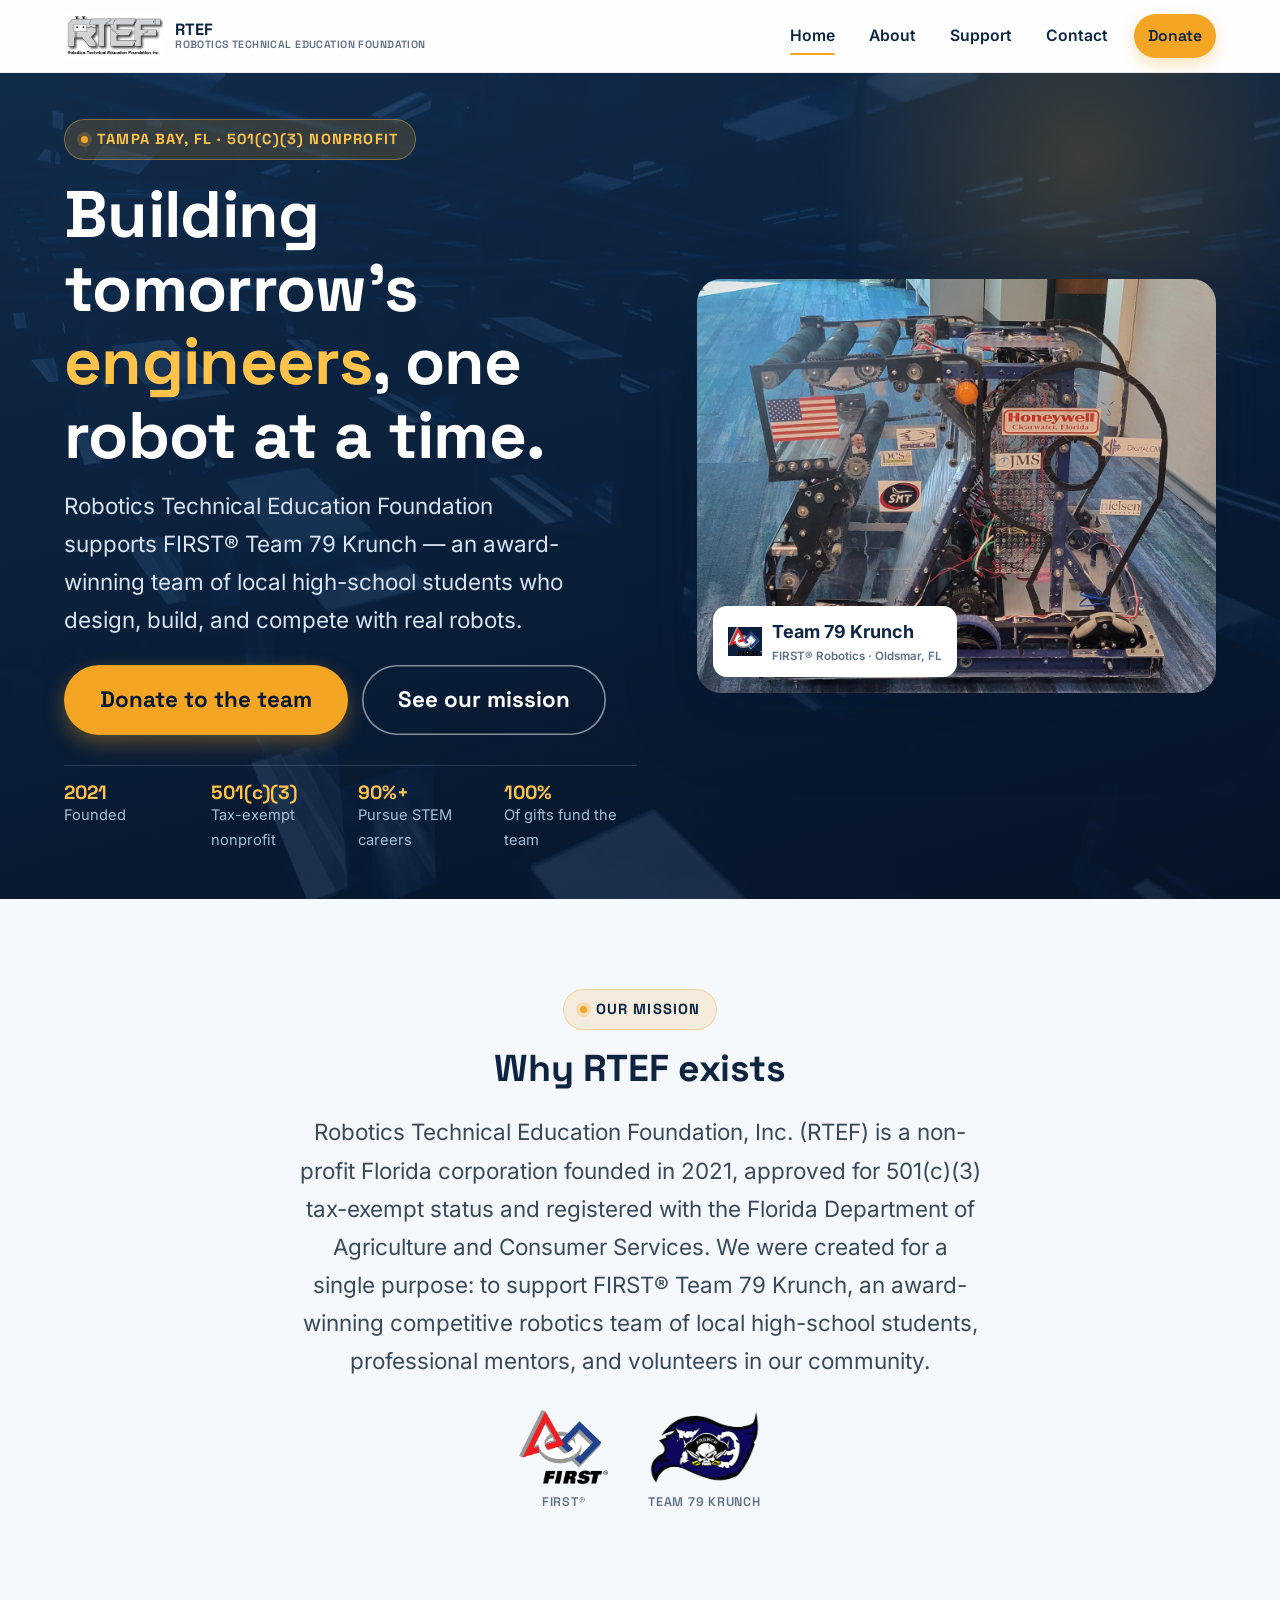
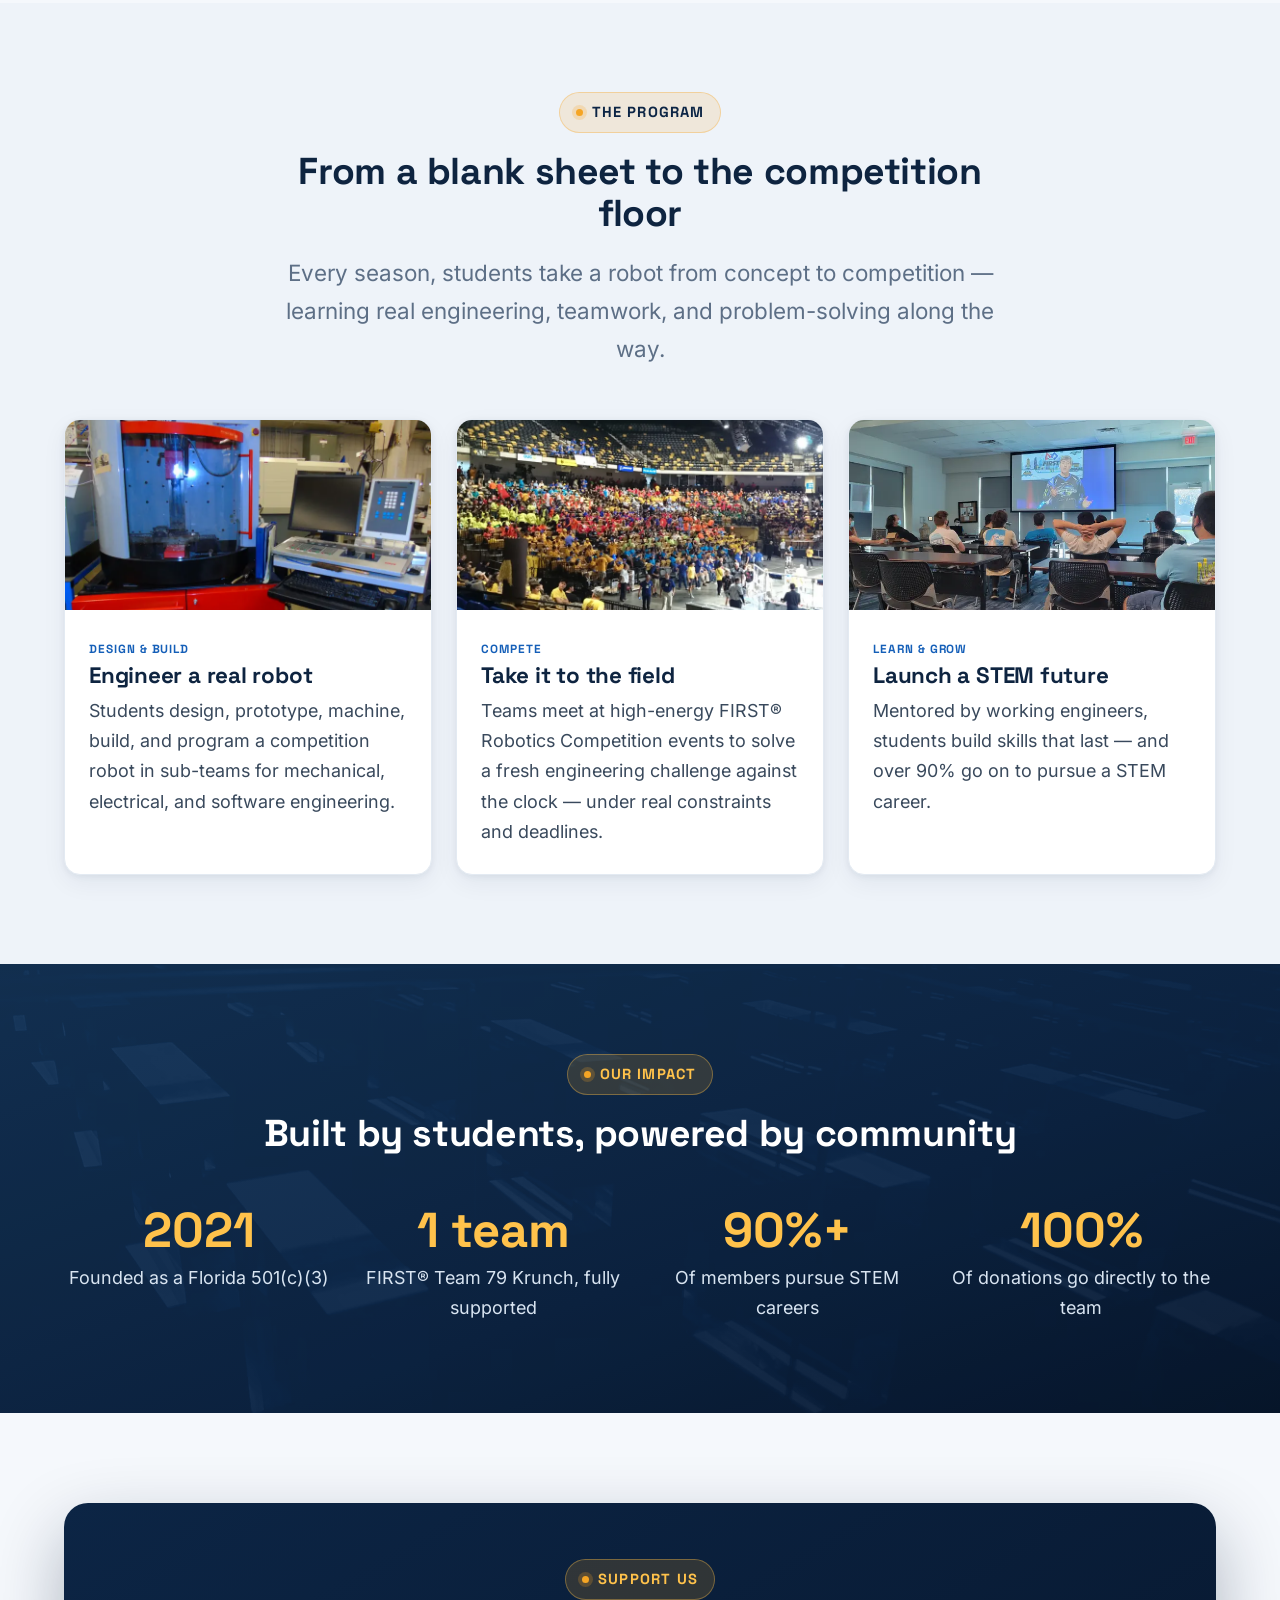
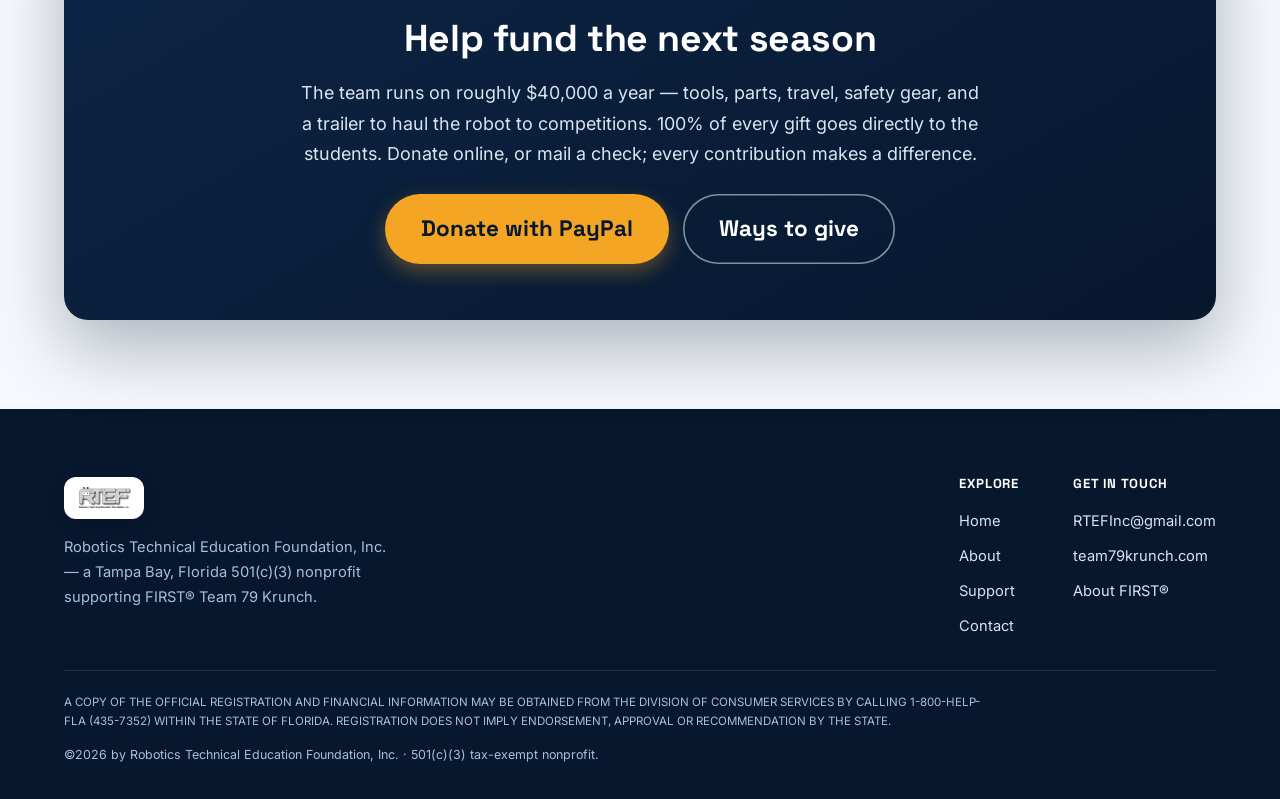
<file: index.html>
<!DOCTYPE html>
<html lang="en">
<head>
  <meta charset="UTF-8">
  <meta name="viewport" content="width=device-width, initial-scale=1.0">
  <title>RTEF | Robotics Technical Education Foundation | Tampa Bay STEM Nonprofit</title>
  <meta name="description" content="Robotics Technical Education Foundation (RTEF) is a Tampa Bay 501(c)(3) nonprofit supporting FIRST&reg; Team 79 Krunch — local high-school students who design, build, and compete with real robots. 100% of donations go to the team.">
  <link rel="icon" href="assets/img/logo.png">
  <link rel="preload" href="assets/fonts/inter-latin.woff2" as="font" type="font/woff2" crossorigin>
  <link rel="preload" href="assets/fonts/space-grotesk-latin.woff2" as="font" type="font/woff2" crossorigin>
  <link rel="stylesheet" href="css/style.css">
  <script>document.documentElement.className += ' js';</script>
</head>
<body>
  <a class="skip-link" href="#main">Skip to content</a>

  <!-- ===== Header ===== -->
  <header class="site-header" id="top">
    <div class="container header-inner">
      <a class="brand" href="index.html" aria-label="RTEF home">
        <img src="assets/img/logo.png" alt="" width="320" height="142">
        <span class="wordmark">RTEF<small>Robotics Technical Education Foundation</small></span>
      </a>
      <button class="nav-toggle" aria-label="Toggle menu" aria-expanded="false" aria-controls="main-nav"><span></span></button>
      <nav class="main-nav" id="main-nav" aria-label="Primary">
        <a href="index.html" aria-current="page">Home</a>
        <a href="about.html">About</a>
        <a href="support.html">Support</a>
        <a href="contact.html">Contact</a>
        <a class="btn-donate" href="https://www.paypal.com/donate?business=RTEFInc@gmail.com&item_name=FIRST+Team+79+Krunch&currency_code=USD" target="_blank" rel="noopener">Donate</a>
      </nav>
    </div>
  </header>

  <main id="main">
    <!-- ===== Hero ===== -->
    <section class="hero">
      <div class="container">
        <div class="hero-grid">
          <div>
            <span class="eyebrow">Tampa Bay, FL &middot; 501(c)(3) Nonprofit</span>
            <h1>Building tomorrow's <span class="hl">engineers</span>, one robot at a time.</h1>
            <p class="subhead">Robotics Technical Education Foundation supports FIRST&reg; Team 79 Krunch — an award-winning team of local high-school students who design, build, and compete with real robots.</p>
            <div class="hero-cta">
              <a class="btn btn-gold btn-lg" href="https://www.paypal.com/donate?business=RTEFInc@gmail.com&item_name=FIRST+Team+79+Krunch&currency_code=USD" target="_blank" rel="noopener">Donate to the team</a>
              <a class="btn btn-ghost btn-lg" href="about.html">See our mission</a>
            </div>
            <div class="trust-strip">
              <div class="ts"><b>2021</b><span>Founded</span></div>
              <div class="ts"><b>501(c)(3)</b><span>Tax-exempt nonprofit</span></div>
              <div class="ts"><b>90%+</b><span>Pursue STEM careers</span></div>
              <div class="ts"><b>100%</b><span>Of gifts fund the team</span></div>
            </div>
          </div>
          <div class="hero-media">
            <picture>
              <source type="image/webp" srcset="assets/img/robot-1280.webp">
              <img src="assets/img/robot-1280.jpg" alt="FIRST Team 79 Krunch competition robot" width="1280" height="1024" fetchpriority="high">
            </picture>
            <div class="badge-float">
              <img src="assets/img/first.png" alt="" width="34" height="28">
              <div>Team 79 Krunch<small>FIRST&reg; Robotics &middot; Oldsmar, FL</small></div>
            </div>
          </div>
        </div>
      </div>
    </section>

    <!-- ===== Mission ===== -->
    <section id="mission">
      <div class="container container--read" style="text-align:center;">
        <div class="section-head reveal" style="margin-bottom:24px;">
          <span class="eyebrow">Our Mission</span>
          <h2>Why RTEF exists</h2>
        </div>
        <p class="mission-text reveal">Robotics Technical Education Foundation, Inc. (RTEF) is a non-profit Florida corporation founded in 2021, approved for 501(c)(3) tax-exempt status and registered with the Florida Department of Agriculture and Consumer Services. We were created for a single purpose: to support FIRST&reg; Team 79 Krunch, an award-winning competitive robotics team of local high-school students, professional mentors, and volunteers in our community.</p>
        <div class="brand-logos reveal">
          <figure><img src="assets/img/first.png" alt="FIRST" width="120" height="100" loading="lazy"><figcaption>FIRST&reg;</figcaption></figure>
          <figure><a href="https://www.team79krunch.com/" target="_blank" rel="noopener"><img src="assets/img/krunch.png" alt="FIRST Team 79 Krunch" width="150" height="100" loading="lazy"></a><figcaption>Team 79 Krunch</figcaption></figure>
        </div>
      </div>
    </section>

    <!-- ===== What we do ===== -->
    <section style="background:var(--surface-2);">
      <div class="container">
        <div class="section-head reveal">
          <span class="eyebrow">The Program</span>
          <h2>From a blank sheet to the competition floor</h2>
          <p class="lead">Every season, students take a robot from concept to competition — learning real engineering, teamwork, and problem-solving along the way.</p>
        </div>
        <div class="grid-3">
          <article class="card reveal">
            <picture><source type="image/webp" srcset="assets/img/cnc-760.webp"><img src="assets/img/cnc-760.jpg" alt="Student-run CNC machine in the build shop" width="760" height="502" loading="lazy"></picture>
            <div class="card-body"><span class="card-kicker">Design &amp; Build</span><h3>Engineer a real robot</h3><p>Students design, prototype, machine, build, and program a competition robot in sub-teams for mechanical, electrical, and software engineering.</p></div>
          </article>
          <article class="card reveal d1">
            <picture><source type="image/webp" srcset="assets/img/arena-760.webp"><img src="assets/img/arena-760.jpg" alt="FIRST Robotics Competition arena" width="760" height="428" loading="lazy"></picture>
            <div class="card-body"><span class="card-kicker">Compete</span><h3>Take it to the field</h3><p>Teams meet at high-energy FIRST&reg; Robotics Competition events to solve a fresh engineering challenge against the clock — under real constraints and deadlines.</p></div>
          </article>
          <article class="card reveal d2">
            <picture><source type="image/webp" srcset="assets/img/students-760.webp"><img src="assets/img/students-760.jpg" alt="Team 79 Krunch students at a FIRST event" width="760" height="342" loading="lazy"></picture>
            <div class="card-body"><span class="card-kicker">Learn &amp; Grow</span><h3>Launch a STEM future</h3><p>Mentored by working engineers, students build skills that last — and over 90% go on to pursue a STEM career.</p></div>
          </article>
        </div>
      </div>
    </section>

    <!-- ===== Impact band ===== -->
    <section class="band-navy">
      <div class="container">
        <div class="section-head reveal">
          <span class="eyebrow">Our Impact</span>
          <h2>Built by students, powered by community</h2>
        </div>
        <div class="stats">
          <div class="stat reveal"><b>2021</b><span>Founded as a Florida 501(c)(3)</span></div>
          <div class="stat reveal d1"><b>1 team</b><span>FIRST&reg; Team 79 Krunch, fully supported</span></div>
          <div class="stat reveal d2"><b>90%+</b><span>Of members pursue STEM careers</span></div>
          <div class="stat reveal d3"><b>100%</b><span>Of donations go directly to the team</span></div>
        </div>
      </div>
    </section>

    <!-- ===== Support CTA ===== -->
    <section>
      <div class="container">
        <div class="cta-card reveal">
          <span class="eyebrow">Support Us</span>
          <h2>Help fund the next season</h2>
          <p>The team runs on roughly $40,000 a year — tools, parts, travel, safety gear, and a trailer to haul the robot to competitions. 100% of every gift goes directly to the students. Donate online, or mail a check; every contribution makes a difference.</p>
          <div class="cta-actions">
            <a class="btn btn-gold btn-lg" href="https://www.paypal.com/donate?business=RTEFInc@gmail.com&item_name=FIRST+Team+79+Krunch&currency_code=USD" target="_blank" rel="noopener">Donate with PayPal</a>
            <a class="btn btn-ghost btn-lg" href="support.html">Ways to give</a>
          </div>
        </div>
      </div>
    </section>
  </main>

  <!-- ===== Footer ===== -->
  <footer class="site-footer">
    <div class="container">
      <div class="footer-top">
        <div class="footer-brand">
          <img src="assets/img/logo.png" alt="RTEF">
          <p>Robotics Technical Education Foundation, Inc. — a Tampa Bay, Florida 501(c)(3) nonprofit supporting FIRST&reg; Team 79 Krunch.</p>
        </div>
        <div class="footer-cols">
          <div class="footer-col">
            <h4>Explore</h4>
            <a href="index.html">Home</a>
            <a href="about.html">About</a>
            <a href="support.html">Support</a>
            <a href="contact.html">Contact</a>
          </div>
          <div class="footer-col">
            <h4>Get in touch</h4>
            <a href="mailto:RTEFInc@gmail.com">RTEFInc@gmail.com</a>
            <a href="https://www.team79krunch.com/" target="_blank" rel="noopener">team79krunch.com</a>
            <a href="https://www.firstinspires.org/robotics/frc" target="_blank" rel="noopener">About FIRST&reg;</a>
          </div>
        </div>
      </div>
      <div class="footer-bottom">
        <p class="disclaimer">A COPY OF THE OFFICIAL REGISTRATION AND FINANCIAL INFORMATION MAY BE OBTAINED FROM THE DIVISION OF CONSUMER SERVICES BY CALLING 1-800-HELP-FLA (435-7352) WITHIN THE STATE OF FLORIDA. REGISTRATION DOES NOT IMPLY ENDORSEMENT, APPROVAL OR RECOMMENDATION BY THE STATE.</p>
        <p class="copy">&copy;<span class="year">2026</span> by Robotics Technical Education Foundation, Inc. &middot; 501(c)(3) tax-exempt nonprofit.</p>
      </div>
    </div>
  </footer>

  <script src="js/main.js"></script>
</body>
</html>
</file>
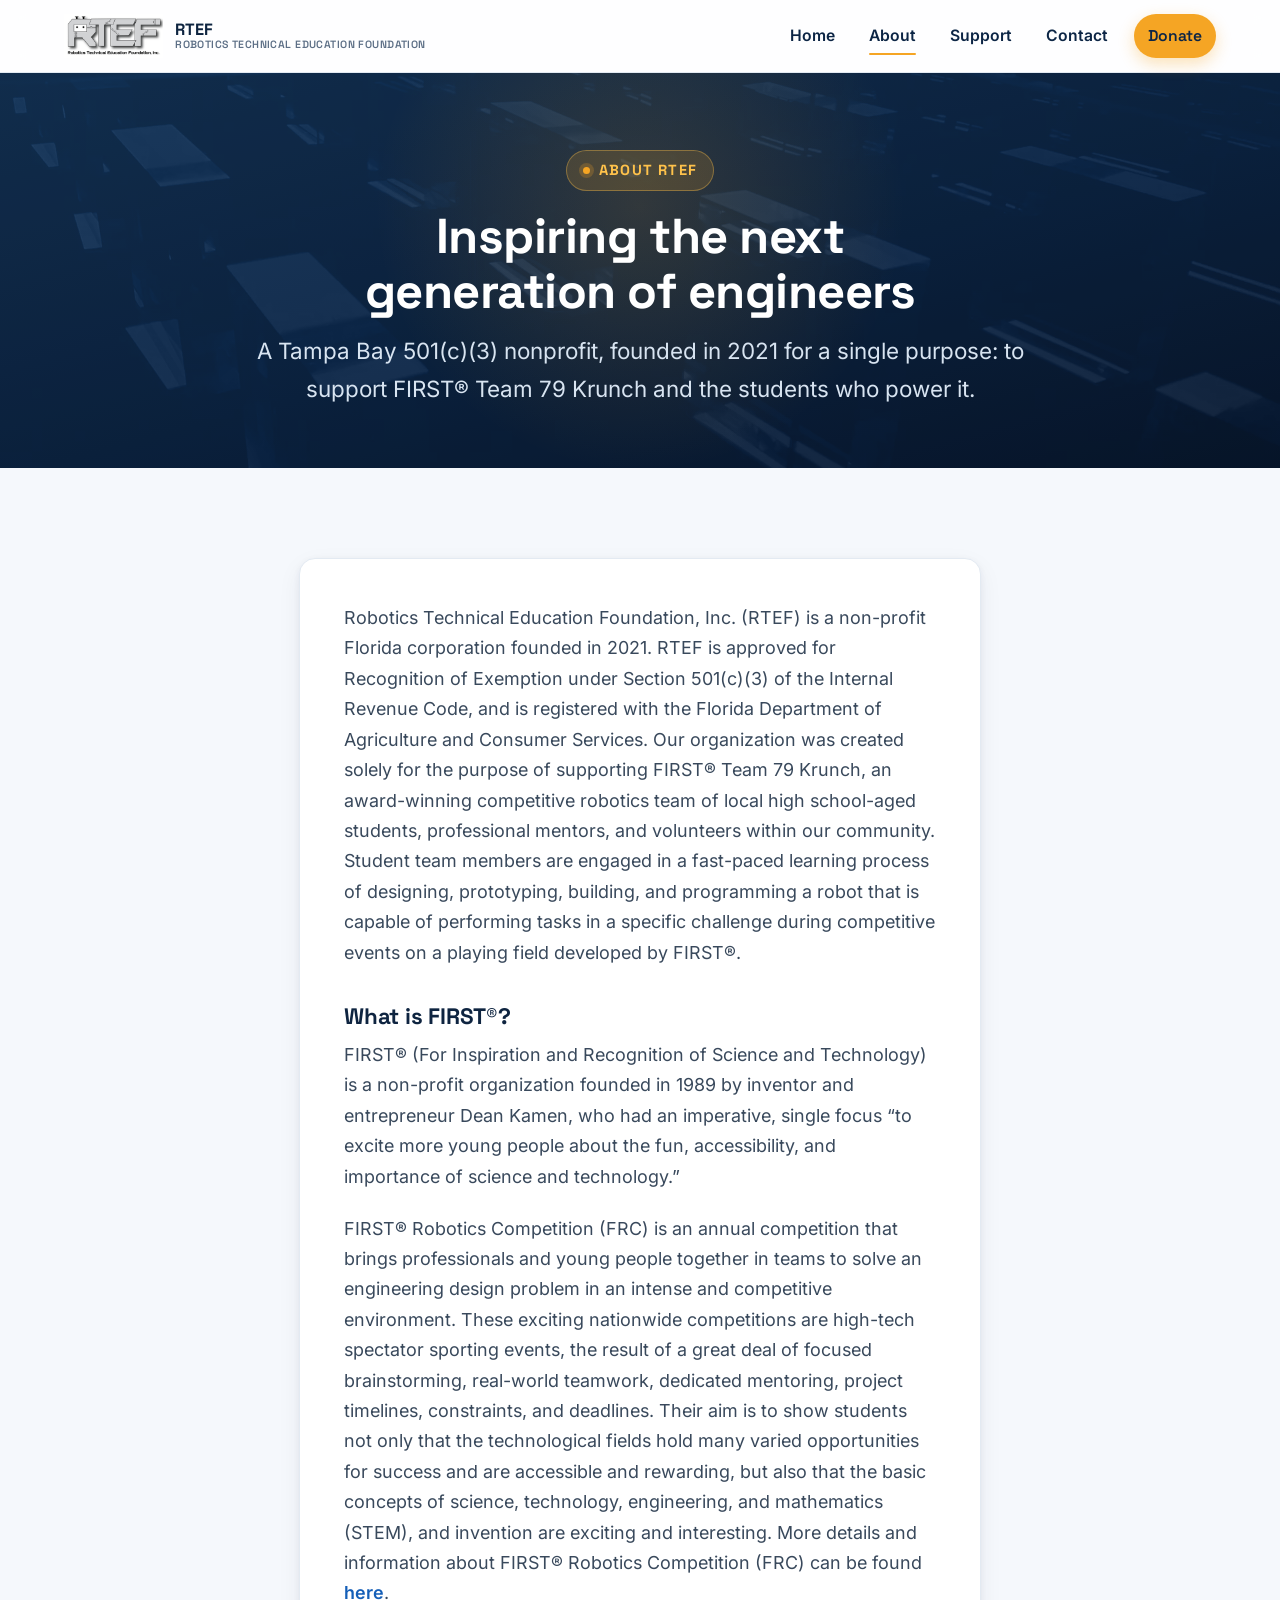
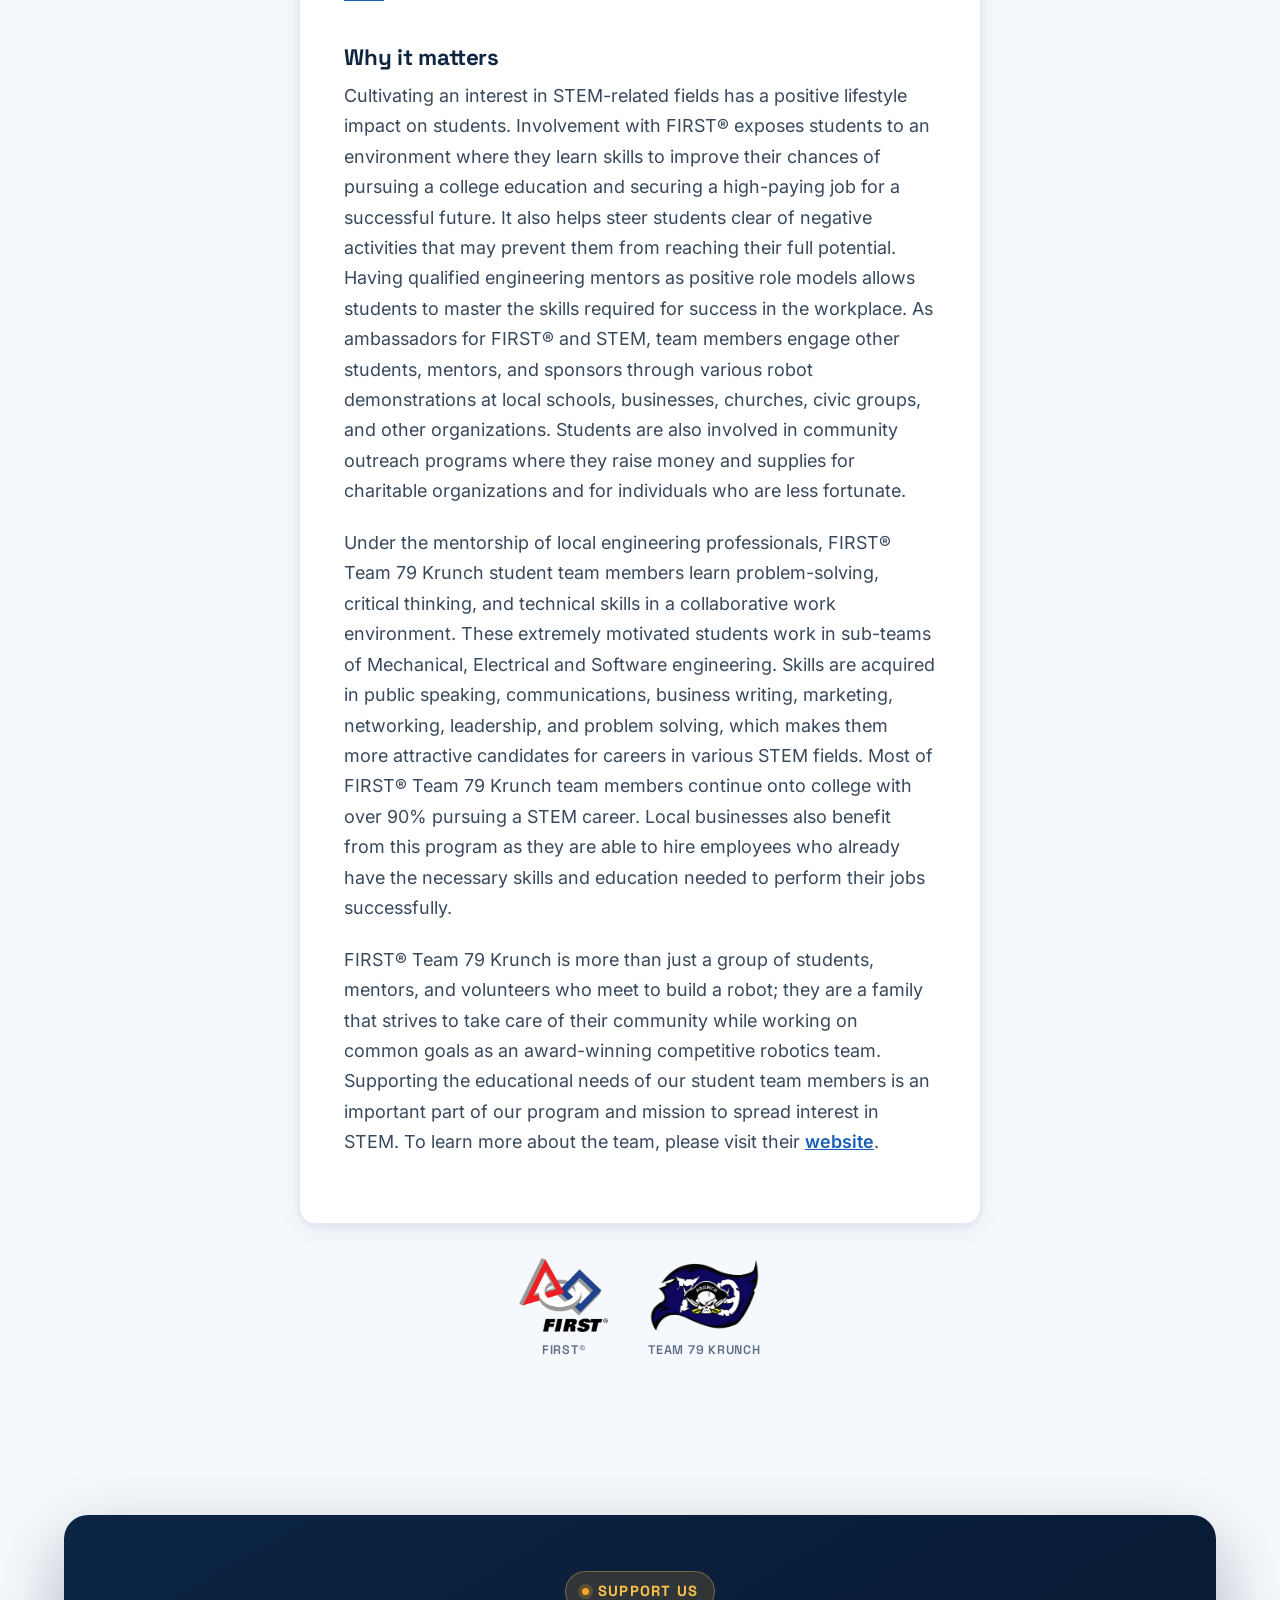
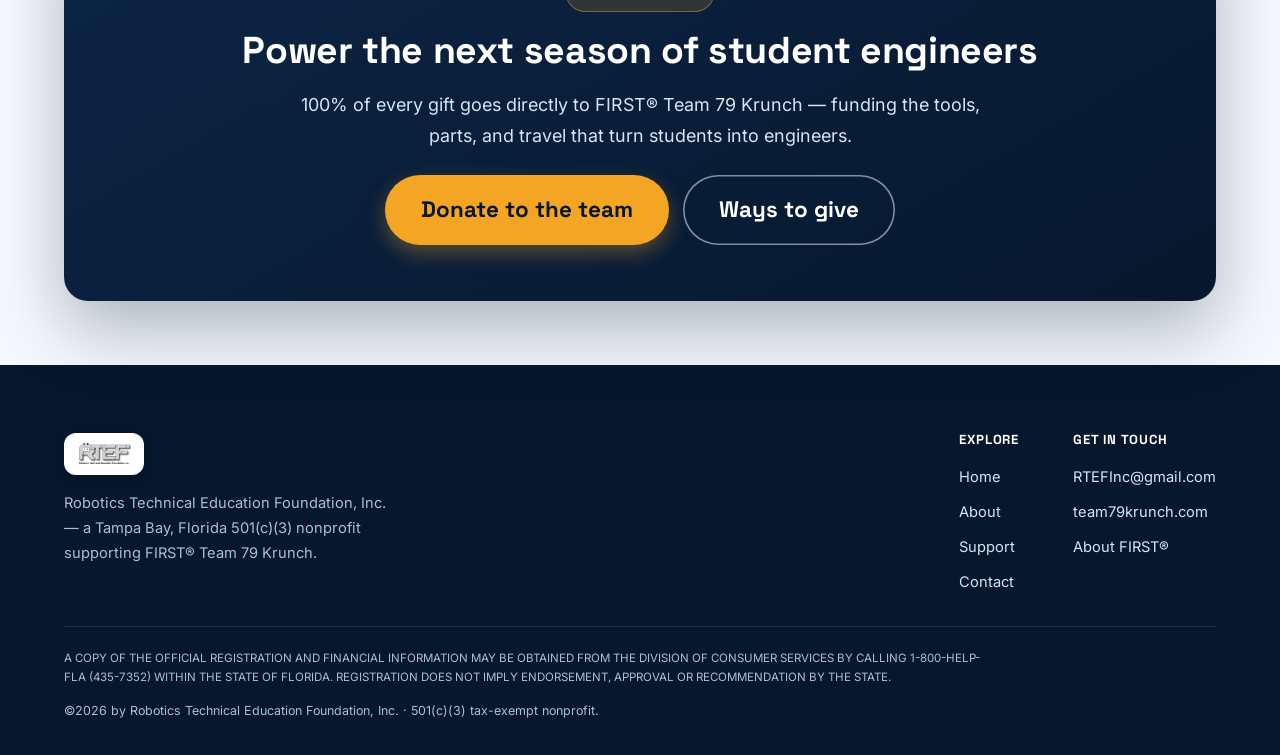
<file: about.html>
<!DOCTYPE html>
<html lang="en">
<head>
  <meta charset="UTF-8">
  <meta name="viewport" content="width=device-width, initial-scale=1.0">
  <title>About | RTEF | Robotics Technical Education Foundation</title>
  <meta name="description" content="About Robotics Technical Education Foundation (RTEF) and FIRST&reg; Team 79 Krunch — how local high-school students learn real engineering and launch STEM careers.">
  <link rel="icon" href="assets/img/logo.png">
  <link rel="preload" href="assets/fonts/inter-latin.woff2" as="font" type="font/woff2" crossorigin>
  <link rel="preload" href="assets/fonts/space-grotesk-latin.woff2" as="font" type="font/woff2" crossorigin>
  <link rel="stylesheet" href="css/style.css">
  <script>document.documentElement.className += ' js';</script>
</head>
<body>
  <a class="skip-link" href="#main">Skip to content</a>

  <header class="site-header">
    <div class="container header-inner">
      <a class="brand" href="index.html" aria-label="RTEF home">
        <img src="assets/img/logo.png" alt="" width="320" height="142">
        <span class="wordmark">RTEF<small>Robotics Technical Education Foundation</small></span>
      </a>
      <button class="nav-toggle" aria-label="Toggle menu" aria-expanded="false" aria-controls="main-nav"><span></span></button>
      <nav class="main-nav" id="main-nav" aria-label="Primary">
        <a href="index.html">Home</a>
        <a href="about.html" aria-current="page">About</a>
        <a href="support.html">Support</a>
        <a href="contact.html">Contact</a>
        <a class="btn-donate" href="https://www.paypal.com/donate?business=RTEFInc@gmail.com&item_name=FIRST+Team+79+Krunch&currency_code=USD" target="_blank" rel="noopener">Donate</a>
      </nav>
    </div>
  </header>

  <main id="main">
    <section class="page-hero">
      <div class="container">
        <span class="eyebrow">About RTEF</span>
        <h1>Inspiring the next generation of engineers</h1>
        <p class="subhead">A Tampa Bay 501(c)(3) nonprofit, founded in 2021 for a single purpose: to support FIRST&reg; Team 79 Krunch and the students who power it.</p>
      </div>
    </section>

    <section>
      <div class="container container--read">
        <div class="surface-card prose reveal">
          <p>Robotics Technical Education Foundation, Inc. (RTEF) is a non-profit Florida corporation founded in 2021. RTEF is approved for Recognition of Exemption under Section 501(c)(3) of the Internal Revenue Code, and is registered with the Florida Department of Agriculture and Consumer Services. Our organization was created solely for the purpose of supporting FIRST&reg; Team 79 Krunch, an award-winning competitive robotics team of local high school-aged students, professional mentors, and volunteers within our community. Student team members are engaged in a fast-paced learning process of designing, prototyping, building, and programming a robot that is capable of performing tasks in a specific challenge during competitive events on a playing field developed by FIRST&reg;.</p>

          <h3>What is FIRST&reg;?</h3>
          <p>FIRST&reg; (For Inspiration and Recognition of Science and Technology) is a non-profit organization founded in 1989 by inventor and entrepreneur Dean Kamen, who had an imperative, single focus &ldquo;to excite more young people about the fun, accessibility, and importance of science and technology.&rdquo;</p>
          <p>FIRST&reg; Robotics Competition (FRC) is an annual competition that brings professionals and young people together in teams to solve an engineering design problem in an intense and competitive environment. These exciting nationwide competitions are high-tech spectator sporting events, the result of a great deal of focused brainstorming, real-world teamwork, dedicated mentoring, project timelines, constraints, and deadlines. Their aim is to show students not only that the technological fields hold many varied opportunities for success and are accessible and rewarding, but also that the basic concepts of science, technology, engineering, and mathematics (STEM), and invention are exciting and interesting. More details and information about FIRST&reg; Robotics Competition (FRC) can be found <a href="https://www.firstinspires.org/robotics/frc" target="_blank" rel="noopener">here</a>.</p>

          <h3>Why it matters</h3>
          <p>Cultivating an interest in STEM-related fields has a positive lifestyle impact on students. Involvement with FIRST&reg; exposes students to an environment where they learn skills to improve their chances of pursuing a college education and securing a high-paying job for a successful future. It also helps steer students clear of negative activities that may prevent them from reaching their full potential. Having qualified engineering mentors as positive role models allows students to master the skills required for success in the workplace. As ambassadors for FIRST&reg; and STEM, team members engage other students, mentors, and sponsors through various robot demonstrations at local schools, businesses, churches, civic groups, and other organizations. Students are also involved in community outreach programs where they raise money and supplies for charitable organizations and for individuals who are less fortunate.</p>
          <p>Under the mentorship of local engineering professionals, FIRST&reg; Team 79 Krunch student team members learn problem-solving, critical thinking, and technical skills in a collaborative work environment. These extremely motivated students work in sub-teams of Mechanical, Electrical and Software engineering. Skills are acquired in public speaking, communications, business writing, marketing, networking, leadership, and problem solving, which makes them more attractive candidates for careers in various STEM fields. Most of FIRST&reg; Team 79 Krunch team members continue onto college with over 90% pursuing a STEM career. Local businesses also benefit from this program as they are able to hire employees who already have the necessary skills and education needed to perform their jobs successfully.</p>
          <p>FIRST&reg; Team 79 Krunch is more than just a group of students, mentors, and volunteers who meet to build a robot; they are a family that strives to take care of their community while working on common goals as an award-winning competitive robotics team. Supporting the educational needs of our student team members is an important part of our program and mission to spread interest in STEM. To learn more about the team, please visit their <a href="https://www.team79krunch.com/" target="_blank" rel="noopener">website</a>.</p>
        </div>

        <div class="brand-logos reveal" style="margin-top:34px;">
          <figure><img src="assets/img/first.png" alt="FIRST" width="120" height="100" loading="lazy"><figcaption>FIRST&reg;</figcaption></figure>
          <figure><a href="https://www.team79krunch.com/" target="_blank" rel="noopener"><img src="assets/img/krunch.png" alt="FIRST Team 79 Krunch" width="150" height="100" loading="lazy"></a><figcaption>Team 79 Krunch</figcaption></figure>
        </div>
      </div>
    </section>

    <section class="tight">
      <div class="container">
        <div class="cta-card reveal">
          <span class="eyebrow">Support Us</span>
          <h2>Power the next season of student engineers</h2>
          <p>100% of every gift goes directly to FIRST&reg; Team 79 Krunch — funding the tools, parts, and travel that turn students into engineers.</p>
          <div class="cta-actions">
            <a class="btn btn-gold btn-lg" href="https://www.paypal.com/donate?business=RTEFInc@gmail.com&item_name=FIRST+Team+79+Krunch&currency_code=USD" target="_blank" rel="noopener">Donate to the team</a>
            <a class="btn btn-ghost btn-lg" href="support.html">Ways to give</a>
          </div>
        </div>
      </div>
    </section>
  </main>

  <footer class="site-footer">
    <div class="container">
      <div class="footer-top">
        <div class="footer-brand">
          <img src="assets/img/logo.png" alt="RTEF">
          <p>Robotics Technical Education Foundation, Inc. — a Tampa Bay, Florida 501(c)(3) nonprofit supporting FIRST&reg; Team 79 Krunch.</p>
        </div>
        <div class="footer-cols">
          <div class="footer-col"><h4>Explore</h4><a href="index.html">Home</a><a href="about.html">About</a><a href="support.html">Support</a><a href="contact.html">Contact</a></div>
          <div class="footer-col"><h4>Get in touch</h4><a href="mailto:RTEFInc@gmail.com">RTEFInc@gmail.com</a><a href="https://www.team79krunch.com/" target="_blank" rel="noopener">team79krunch.com</a><a href="https://www.firstinspires.org/robotics/frc" target="_blank" rel="noopener">About FIRST&reg;</a></div>
        </div>
      </div>
      <div class="footer-bottom">
        <p class="disclaimer">A COPY OF THE OFFICIAL REGISTRATION AND FINANCIAL INFORMATION MAY BE OBTAINED FROM THE DIVISION OF CONSUMER SERVICES BY CALLING 1-800-HELP-FLA (435-7352) WITHIN THE STATE OF FLORIDA. REGISTRATION DOES NOT IMPLY ENDORSEMENT, APPROVAL OR RECOMMENDATION BY THE STATE.</p>
        <p class="copy">&copy;<span class="year">2026</span> by Robotics Technical Education Foundation, Inc. &middot; 501(c)(3) tax-exempt nonprofit.</p>
      </div>
    </div>
  </footer>
  <script src="js/main.js"></script>
</body>
</html>
</file>
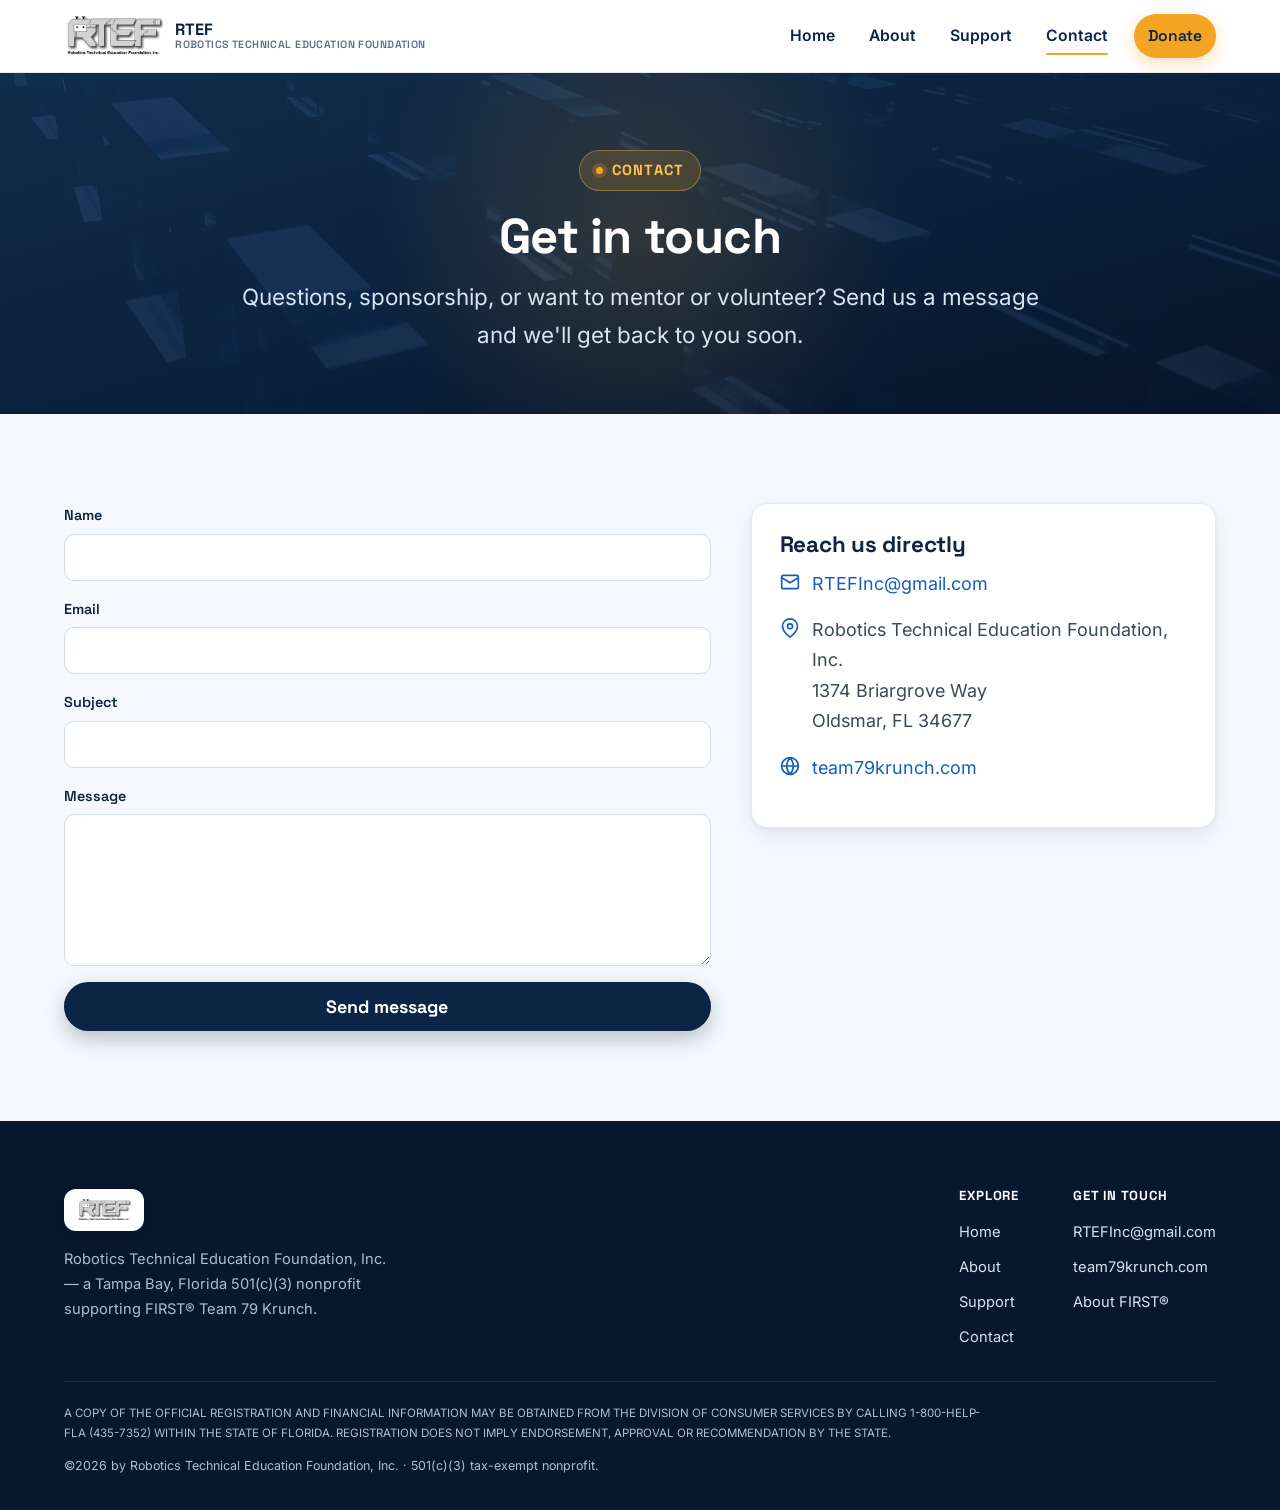
<file: contact.html>
<!DOCTYPE html>
<html lang="en">
<head>
  <meta charset="UTF-8">
  <meta name="viewport" content="width=device-width, initial-scale=1.0">
  <title>Contact | RTEF | Robotics Technical Education Foundation</title>
  <meta name="description" content="Contact Robotics Technical Education Foundation (RTEF). Reach us at RTEFInc@gmail.com or send a message — we'd love to hear from supporters, mentors, and volunteers.">
  <link rel="icon" href="assets/img/logo.png">
  <link rel="preload" href="assets/fonts/inter-latin.woff2" as="font" type="font/woff2" crossorigin>
  <link rel="preload" href="assets/fonts/space-grotesk-latin.woff2" as="font" type="font/woff2" crossorigin>
  <link rel="stylesheet" href="css/style.css">
  <script>document.documentElement.className += ' js';</script>
</head>
<body>
  <a class="skip-link" href="#main">Skip to content</a>

  <header class="site-header">
    <div class="container header-inner">
      <a class="brand" href="index.html" aria-label="RTEF home">
        <img src="assets/img/logo.png" alt="" width="320" height="142">
        <span class="wordmark">RTEF<small>Robotics Technical Education Foundation</small></span>
      </a>
      <button class="nav-toggle" aria-label="Toggle menu" aria-expanded="false" aria-controls="main-nav"><span></span></button>
      <nav class="main-nav" id="main-nav" aria-label="Primary">
        <a href="index.html">Home</a>
        <a href="about.html">About</a>
        <a href="support.html">Support</a>
        <a href="contact.html" aria-current="page">Contact</a>
        <a class="btn-donate" href="https://www.paypal.com/donate?business=RTEFInc@gmail.com&item_name=FIRST+Team+79+Krunch&currency_code=USD" target="_blank" rel="noopener">Donate</a>
      </nav>
    </div>
  </header>

  <main id="main">
    <section class="page-hero">
      <div class="container">
        <span class="eyebrow">Contact</span>
        <h1>Get in touch</h1>
        <p class="subhead">Questions, sponsorship, or want to mentor or volunteer? Send us a message and we'll get back to you soon.</p>
      </div>
    </section>

    <section>
      <div class="container">
        <div class="contact-grid">
          <div>
            <div id="form-confirm" class="form-confirm" role="status">Thank you for contacting Robotics Technical Education Foundation, Inc. We'll be in touch soon.</div>
            <form id="contact-form" class="form" novalidate>
              <div class="field">
                <label for="name">Name</label>
                <input type="text" id="name" name="name" autocomplete="name" required>
              </div>
              <div class="field">
                <label for="email">Email</label>
                <input type="email" id="email" name="email" autocomplete="email" required>
              </div>
              <div class="field">
                <label for="subject">Subject</label>
                <input type="text" id="subject" name="subject">
              </div>
              <div class="field">
                <label for="message">Message</label>
                <textarea id="message" name="message" rows="6" required></textarea>
              </div>
              <button type="submit" class="btn btn-navy">Send message</button>
            </form>
          </div>

          <aside class="contact-aside">
            <h3>Reach us directly</h3>
            <div class="row">
              <svg viewBox="0 0 24 24" fill="none" stroke="currentColor" stroke-width="2" stroke-linecap="round" stroke-linejoin="round"><rect x="2" y="4" width="20" height="16" rx="2"/><path d="m2 7 10 6 10-6"/></svg>
              <div><a href="mailto:RTEFInc@gmail.com">RTEFInc@gmail.com</a></div>
            </div>
            <div class="row">
              <svg viewBox="0 0 24 24" fill="none" stroke="currentColor" stroke-width="2" stroke-linecap="round" stroke-linejoin="round"><path d="M21 10c0 7-9 13-9 13s-9-6-9-13a9 9 0 0 1 18 0Z"/><circle cx="12" cy="10" r="3"/></svg>
              <div>Robotics Technical Education Foundation, Inc.<br>1374 Briargrove Way<br>Oldsmar, FL 34677</div>
            </div>
            <div class="row">
              <svg viewBox="0 0 24 24" fill="none" stroke="currentColor" stroke-width="2" stroke-linecap="round" stroke-linejoin="round"><circle cx="12" cy="12" r="10"/><path d="M2 12h20M12 2a15.3 15.3 0 0 1 4 10 15.3 15.3 0 0 1-4 10 15.3 15.3 0 0 1-4-10 15.3 15.3 0 0 1 4-10z"/></svg>
              <div><a href="https://www.team79krunch.com/" target="_blank" rel="noopener">team79krunch.com</a></div>
            </div>
          </aside>
        </div>
      </div>
    </section>
  </main>

  <footer class="site-footer">
    <div class="container">
      <div class="footer-top">
        <div class="footer-brand">
          <img src="assets/img/logo.png" alt="RTEF">
          <p>Robotics Technical Education Foundation, Inc. — a Tampa Bay, Florida 501(c)(3) nonprofit supporting FIRST&reg; Team 79 Krunch.</p>
        </div>
        <div class="footer-cols">
          <div class="footer-col"><h4>Explore</h4><a href="index.html">Home</a><a href="about.html">About</a><a href="support.html">Support</a><a href="contact.html">Contact</a></div>
          <div class="footer-col"><h4>Get in touch</h4><a href="mailto:RTEFInc@gmail.com">RTEFInc@gmail.com</a><a href="https://www.team79krunch.com/" target="_blank" rel="noopener">team79krunch.com</a><a href="https://www.firstinspires.org/robotics/frc" target="_blank" rel="noopener">About FIRST&reg;</a></div>
        </div>
      </div>
      <div class="footer-bottom">
        <p class="disclaimer">A COPY OF THE OFFICIAL REGISTRATION AND FINANCIAL INFORMATION MAY BE OBTAINED FROM THE DIVISION OF CONSUMER SERVICES BY CALLING 1-800-HELP-FLA (435-7352) WITHIN THE STATE OF FLORIDA. REGISTRATION DOES NOT IMPLY ENDORSEMENT, APPROVAL OR RECOMMENDATION BY THE STATE.</p>
        <p class="copy">&copy;<span class="year">2026</span> by Robotics Technical Education Foundation, Inc. &middot; 501(c)(3) tax-exempt nonprofit.</p>
      </div>
    </div>
  </footer>
  <script src="js/main.js"></script>
</body>
</html>
</file>
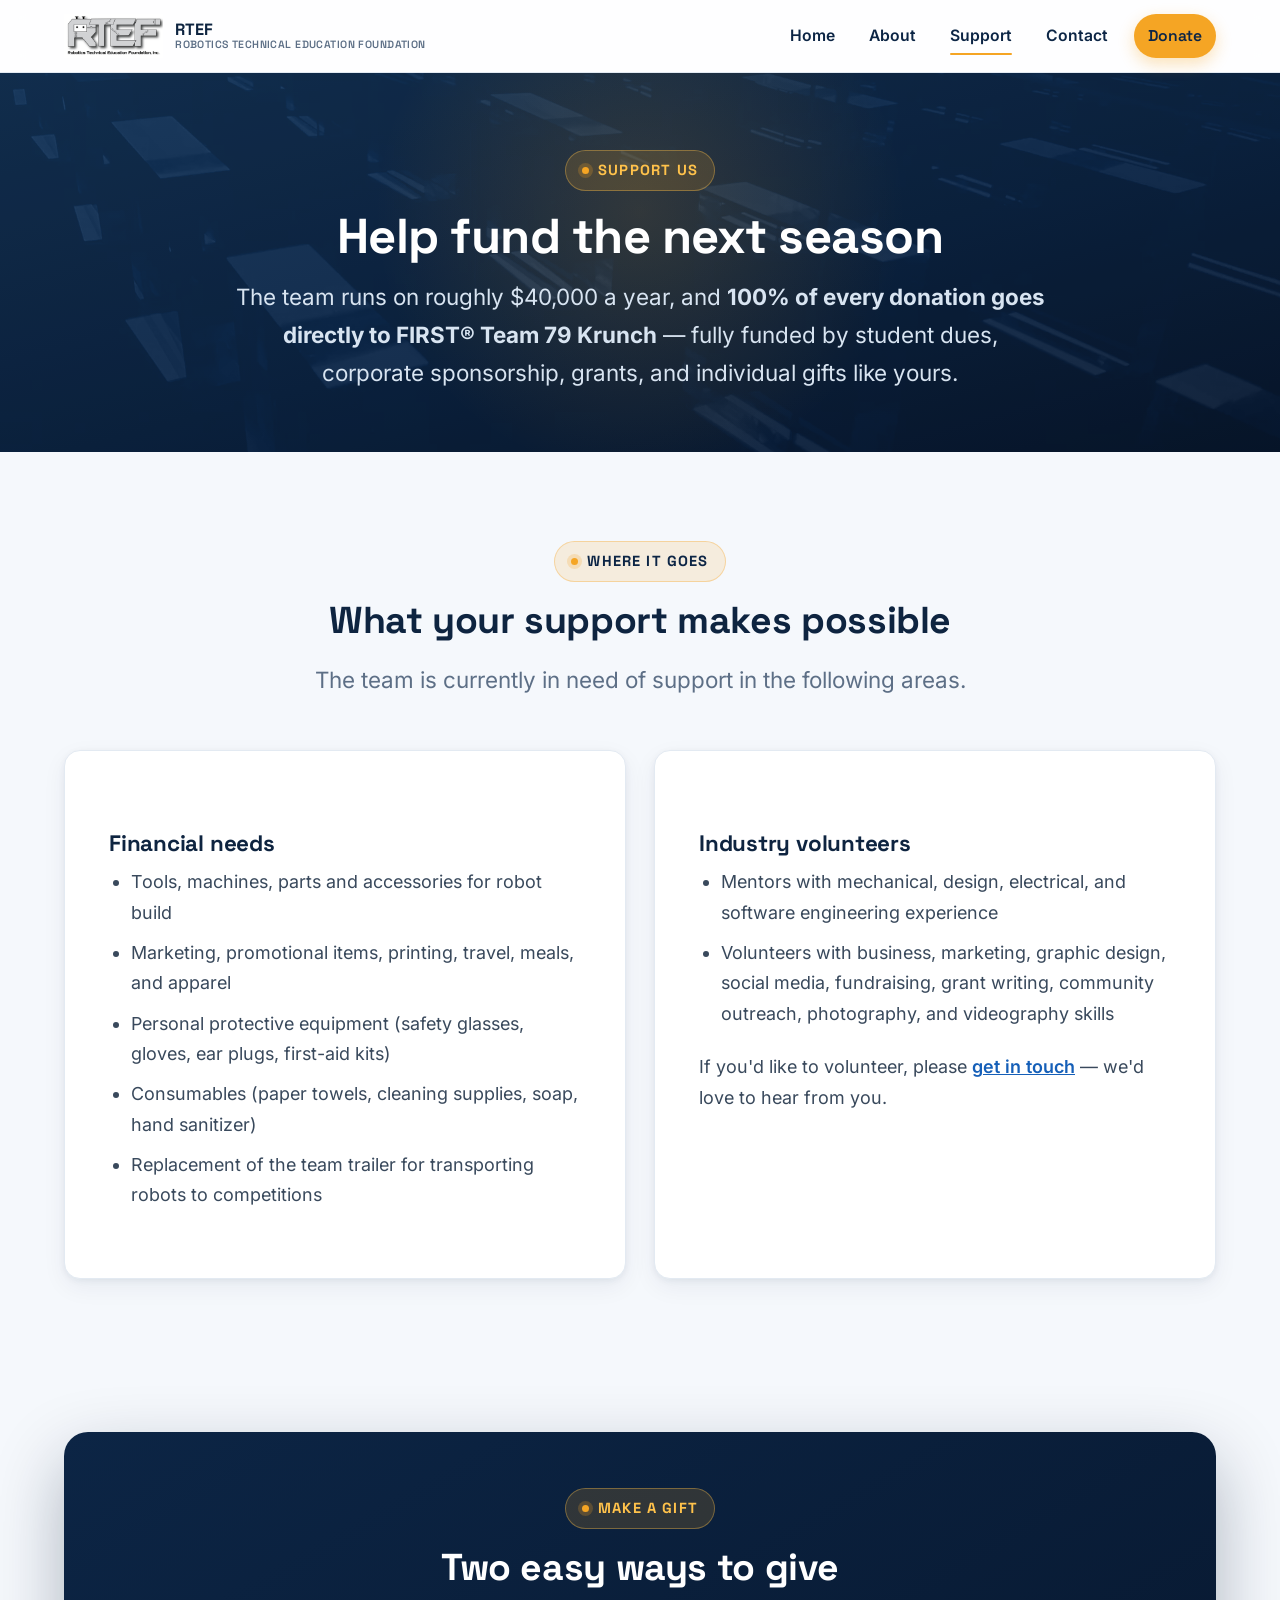
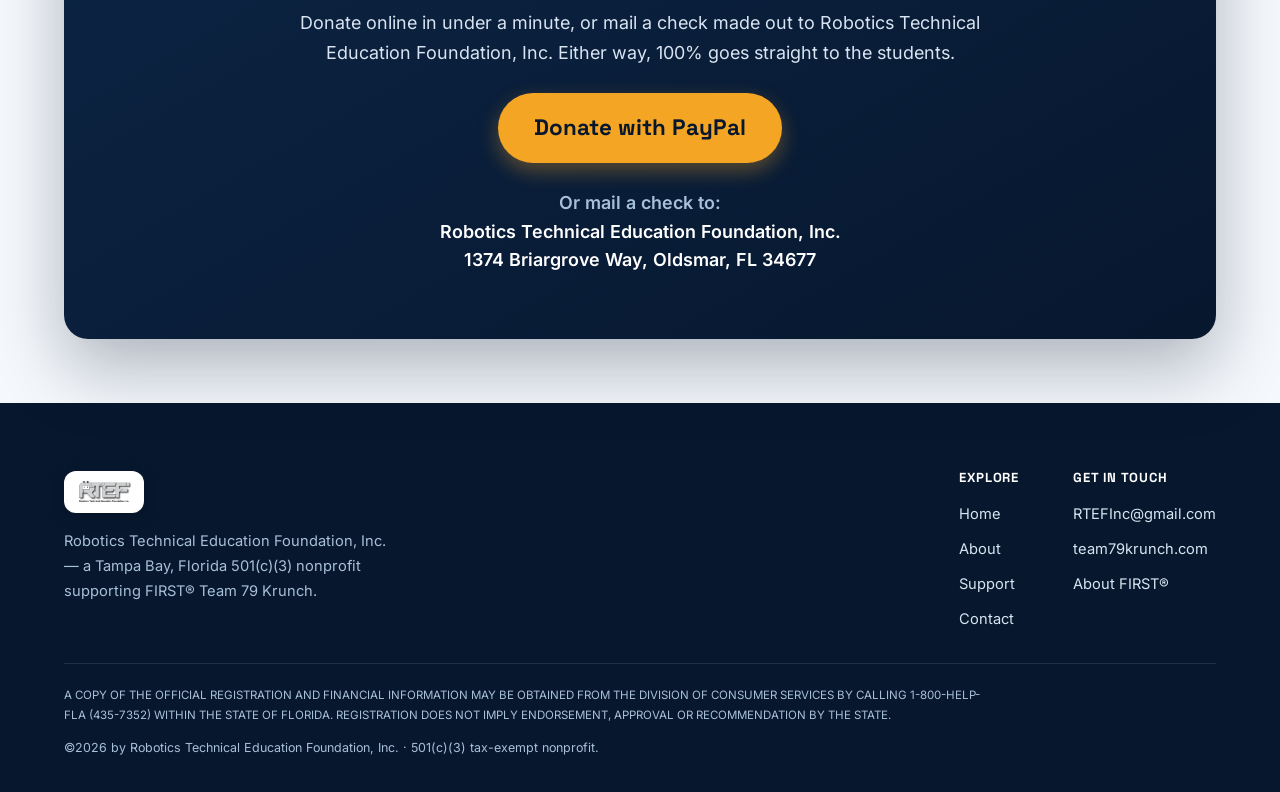
<file: support.html>
<!DOCTYPE html>
<html lang="en">
<head>
  <meta charset="UTF-8">
  <meta name="viewport" content="width=device-width, initial-scale=1.0">
  <title>Support | RTEF | Robotics Technical Education Foundation</title>
  <meta name="description" content="Support FIRST&reg; Team 79 Krunch through RTEF. 100% of donations go directly to the team. Give via PayPal or mail a check to our Oldsmar, FL address.">
  <link rel="icon" href="assets/img/logo.png">
  <link rel="preload" href="assets/fonts/inter-latin.woff2" as="font" type="font/woff2" crossorigin>
  <link rel="preload" href="assets/fonts/space-grotesk-latin.woff2" as="font" type="font/woff2" crossorigin>
  <link rel="stylesheet" href="css/style.css">
  <script>document.documentElement.className += ' js';</script>
</head>
<body>
  <a class="skip-link" href="#main">Skip to content</a>

  <header class="site-header">
    <div class="container header-inner">
      <a class="brand" href="index.html" aria-label="RTEF home">
        <img src="assets/img/logo.png" alt="" width="320" height="142">
        <span class="wordmark">RTEF<small>Robotics Technical Education Foundation</small></span>
      </a>
      <button class="nav-toggle" aria-label="Toggle menu" aria-expanded="false" aria-controls="main-nav"><span></span></button>
      <nav class="main-nav" id="main-nav" aria-label="Primary">
        <a href="index.html">Home</a>
        <a href="about.html">About</a>
        <a href="support.html" aria-current="page">Support</a>
        <a href="contact.html">Contact</a>
        <a class="btn-donate" href="https://www.paypal.com/donate?business=RTEFInc@gmail.com&item_name=FIRST+Team+79+Krunch&currency_code=USD" target="_blank" rel="noopener">Donate</a>
      </nav>
    </div>
  </header>

  <main id="main">
    <section class="page-hero">
      <div class="container">
        <span class="eyebrow">Support Us</span>
        <h1>Help fund the next season</h1>
        <p class="subhead">The team runs on roughly $40,000 a year, and <strong>100% of every donation goes directly to FIRST&reg; Team 79 Krunch</strong> — fully funded by student dues, corporate sponsorship, grants, and individual gifts like yours.</p>
      </div>
    </section>

    <section>
      <div class="container">
        <div class="section-head reveal">
          <span class="eyebrow">Where it goes</span>
          <h2>What your support makes possible</h2>
          <p class="lead">The team is currently in need of support in the following areas.</p>
        </div>
        <div class="need-cols">
          <div class="surface-card prose reveal">
            <h3>Financial needs</h3>
            <ul>
              <li>Tools, machines, parts and accessories for robot build</li>
              <li>Marketing, promotional items, printing, travel, meals, and apparel</li>
              <li>Personal protective equipment (safety glasses, gloves, ear plugs, first-aid kits)</li>
              <li>Consumables (paper towels, cleaning supplies, soap, hand sanitizer)</li>
              <li>Replacement of the team trailer for transporting robots to competitions</li>
            </ul>
          </div>
          <div class="surface-card prose reveal d1">
            <h3>Industry volunteers</h3>
            <ul>
              <li>Mentors with mechanical, design, electrical, and software engineering experience</li>
              <li>Volunteers with business, marketing, graphic design, social media, fundraising, grant writing, community outreach, photography, and videography skills</li>
            </ul>
            <p>If you'd like to volunteer, please <a href="contact.html">get in touch</a> — we'd love to hear from you.</p>
          </div>
        </div>
      </div>
    </section>

    <section class="tight">
      <div class="container">
        <div class="cta-card reveal">
          <span class="eyebrow">Make a Gift</span>
          <h2>Two easy ways to give</h2>
          <p>Donate online in under a minute, or mail a check made out to Robotics Technical Education Foundation, Inc. Either way, 100% goes straight to the students.</p>
          <div class="cta-actions">
            <a class="btn btn-gold btn-lg" href="https://www.paypal.com/donate?business=RTEFInc@gmail.com&item_name=FIRST+Team+79+Krunch&currency_code=USD" target="_blank" rel="noopener">Donate with PayPal</a>
          </div>
          <address class="address" style="color:#fff;margin-top:26px;">
            <span style="color:var(--on-navy-muted);font-weight:600;">Or mail a check to:</span><br>
            Robotics Technical Education Foundation, Inc.<br>
            1374 Briargrove Way, Oldsmar, FL 34677
          </address>
        </div>
      </div>
    </section>
  </main>

  <footer class="site-footer">
    <div class="container">
      <div class="footer-top">
        <div class="footer-brand">
          <img src="assets/img/logo.png" alt="RTEF">
          <p>Robotics Technical Education Foundation, Inc. — a Tampa Bay, Florida 501(c)(3) nonprofit supporting FIRST&reg; Team 79 Krunch.</p>
        </div>
        <div class="footer-cols">
          <div class="footer-col"><h4>Explore</h4><a href="index.html">Home</a><a href="about.html">About</a><a href="support.html">Support</a><a href="contact.html">Contact</a></div>
          <div class="footer-col"><h4>Get in touch</h4><a href="mailto:RTEFInc@gmail.com">RTEFInc@gmail.com</a><a href="https://www.team79krunch.com/" target="_blank" rel="noopener">team79krunch.com</a><a href="https://www.firstinspires.org/robotics/frc" target="_blank" rel="noopener">About FIRST&reg;</a></div>
        </div>
      </div>
      <div class="footer-bottom">
        <p class="disclaimer">A COPY OF THE OFFICIAL REGISTRATION AND FINANCIAL INFORMATION MAY BE OBTAINED FROM THE DIVISION OF CONSUMER SERVICES BY CALLING 1-800-HELP-FLA (435-7352) WITHIN THE STATE OF FLORIDA. REGISTRATION DOES NOT IMPLY ENDORSEMENT, APPROVAL OR RECOMMENDATION BY THE STATE.</p>
        <p class="copy">&copy;<span class="year">2026</span> by Robotics Technical Education Foundation, Inc. &middot; 501(c)(3) tax-exempt nonprofit.</p>
      </div>
    </div>
  </footer>
  <script src="js/main.js"></script>
</body>
</html>
</file>
<file: css/style.css>
/* ===================================================================
   Robotics Technical Education Foundation, Inc. (RTEF)
   2026 redesign — navy + gold identity on a light-first canvas.
   System architecture adapted from the NCFC implementation of the
   2026 web-design research (fluid type, WCAG 2.2 AA, motion guards).
   Fonts: Space Grotesk (display) + Inter (body), self-hosted.
   =================================================================== */

/* ---------- Fonts ---------- */
@font-face { font-family:'Inter'; font-weight:400 700; font-style:normal; font-display:swap; src:url('../assets/fonts/inter-latin.woff2') format('woff2'); }
@font-face { font-family:'Space Grotesk'; font-weight:500 700; font-style:normal; font-display:swap; src:url('../assets/fonts/space-grotesk-latin.woff2') format('woff2'); }

/* ---------- Tokens ---------- */
:root {
  /* Navy anchor (FIRST blue / Team Krunch navy) */
  --navy:#0c2545; --navy-700:#143458; --navy-800:#0a1f3c; --navy-900:#07172e;
  /* Gold accent (Krunch flag gold; "award-winning") — used as FILLS/highlights, never text on white */
  --gold:#f5a524; --gold-600:#e0941a; --gold-bright:#ffc24b; --gold-soft:rgba(245,165,36,.14);
  /* Accessible link/icon blue on light */
  --blue:#155fb8; --blue-50:#eaf2fc;
  /* Light canvas */
  --bg:#f5f8fc; --surface:#ffffff; --surface-2:#eef3f9; --gray:#f1f5f9;
  /* Text (AA verified on white) */
  --ink:#0e2440; --body:#39495c; --muted:#5d6f86; --border:#e3eaf2; --border-2:#d2dde9;
  /* On navy */
  --on-navy:#d8e4f1; --on-navy-muted:#a7c0d8;

  /* Fluid type scale (Utopia clamp pattern, from NCFC) */
  --step--1:clamp(0.84rem,0.82rem + 0.12vw,0.92rem);
  --step-0: clamp(1.02rem,0.99rem + 0.16vw,1.13rem);
  --step-1: clamp(1.2rem, 1.12rem + 0.36vw,1.4rem);
  --step-2: clamp(1.42rem,1.28rem + 0.66vw,1.9rem);
  --step-3: clamp(1.72rem,1.5rem + 1.05vw,2.5rem);
  --step-4: clamp(2.05rem,1.7rem + 1.7vw,3.25rem);
  --step-5: clamp(2.5rem, 1.95rem + 2.7vw,4.4rem);

  --radius:16px; --r-sm:10px; --r-lg:24px; --pill:999px;
  --maxw:1200px; --maxw-read:730px;
  --shadow-sm:0 2px 6px rgba(12,37,69,.06),0 8px 24px rgba(12,37,69,.06);
  --shadow-md:0 8px 24px rgba(12,37,69,.10),0 18px 48px rgba(12,37,69,.10);
  --shadow-lg:0 28px 70px rgba(7,23,46,.30);
  --ease:cubic-bezier(.22,.61,.36,1);
}

/* ---------- Reset / base ---------- */
*,*::before,*::after { box-sizing:border-box; }
html { -webkit-text-size-adjust:100%; scroll-behavior:smooth; }
body {
  margin:0; background:var(--bg); color:var(--body);
  font-family:'Inter',system-ui,-apple-system,'Segoe UI',sans-serif;
  font-size:var(--step-0); line-height:1.7; -webkit-font-smoothing:antialiased;
}
img { max-width:100%; display:block; }
a { color:var(--blue); text-decoration:none; }
a:hover { text-decoration:underline; }
h1,h2,h3,h4 { font-family:'Space Grotesk','Inter',sans-serif; font-weight:700; color:var(--ink); line-height:1.12; margin:0 0 .5em; letter-spacing:-.01em; }
h1 { font-size:var(--step-4); }
h2 { font-size:var(--step-3); }
h3 { font-size:var(--step-1); }
p { margin:0 0 1.1em; }
[id] { scroll-margin-top:92px; }

.container { width:100%; max-width:var(--maxw); margin:0 auto; padding:0 24px; }
.container--read { max-width:var(--maxw-read); }
section { padding:clamp(54px,7vw,96px) 0; }
section.tight { padding:clamp(40px,5vw,64px) 0; }

/* ---------- Accessibility ---------- */
:focus-visible { outline:3px solid var(--blue); outline-offset:3px; border-radius:6px; }
.hero :focus-visible, .band-navy :focus-visible, .site-footer :focus-visible, .site-header .btn-donate:focus-visible { outline-color:var(--gold-bright); }
.skip-link { position:absolute; left:-999px; top:0; background:var(--navy); color:#fff; padding:12px 18px; border-radius:0 0 8px 0; z-index:500; }
.skip-link:focus { left:0; }
@media (prefers-reduced-motion: reduce) {
  *,*::before,*::after { animation-duration:.001ms !important; animation-iteration-count:1 !important; transition-duration:.001ms !important; scroll-behavior:auto !important; }
  .js .reveal { opacity:1 !important; transform:none !important; }
}

/* ---------- Reveal on scroll ---------- */
.js .reveal { opacity:0; transform:translateY(22px); transition:opacity .7s var(--ease), transform .7s var(--ease); }
.js .reveal.in { opacity:1; transform:none; }
.js .reveal.d1 { transition-delay:.08s; } .js .reveal.d2 { transition-delay:.16s; } .js .reveal.d3 { transition-delay:.24s; }

/* ---------- Buttons ---------- */
.btn {
  display:inline-flex; align-items:center; justify-content:center; gap:9px;
  min-height:48px; padding:13px 28px;
  font-family:'Space Grotesk',sans-serif; font-weight:700; font-size:var(--step-0);
  border:none; border-radius:var(--pill); cursor:pointer; text-align:center;
  transition:transform .18s var(--ease), box-shadow .18s ease, background .18s ease;
}
.btn:hover { transform:translateY(-2px); text-decoration:none; }
.btn-gold { background:var(--gold); color:var(--navy-900); box-shadow:0 8px 20px rgba(245,165,36,.34); }
.btn-gold:hover { background:var(--gold-bright); box-shadow:0 12px 28px rgba(245,165,36,.42); }
.btn-navy { background:var(--navy); color:#fff; box-shadow:0 8px 20px rgba(12,37,69,.26); }
.btn-navy:hover { background:var(--navy-800); }
.btn-outline { background:transparent; color:var(--navy); box-shadow:inset 0 0 0 1.6px var(--border-2); }
.btn-outline:hover { box-shadow:inset 0 0 0 1.6px var(--navy); background:var(--surface); }
.btn-ghost { background:transparent; color:#fff; box-shadow:inset 0 0 0 1.6px rgba(255,255,255,.5); }
.btn-ghost:hover { background:rgba(255,255,255,.10); box-shadow:inset 0 0 0 1.6px rgba(255,255,255,.85); }
.btn-lg { min-height:56px; padding:16px 36px; font-size:var(--step-1); }

/* ---------- Eyebrow ---------- */
.eyebrow {
  display:inline-flex; align-items:center; gap:9px;
  background:var(--gold-soft); color:var(--navy);
  font-family:'Space Grotesk',sans-serif; font-size:var(--step--1); font-weight:700;
  letter-spacing:.08em; text-transform:uppercase; padding:7px 16px; border-radius:var(--pill);
  margin-bottom:18px; border:1px solid rgba(245,165,36,.34);
}
.eyebrow::before { content:""; width:7px; height:7px; border-radius:50%; background:var(--gold); box-shadow:0 0 0 4px rgba(245,165,36,.22); }
.band-navy .eyebrow, .hero .eyebrow, .cta-card .eyebrow, .page-hero .eyebrow { background:rgba(245,165,36,.16); color:var(--gold-bright); border-color:rgba(255,194,75,.36); }

.section-head { max-width:760px; margin:0 auto clamp(34px,4vw,52px); text-align:center; }
.section-head .lead { font-size:var(--step-1); color:var(--muted); margin:0; }
.band-navy .section-head .lead { color:var(--on-navy); }

/* ---------- Header ---------- */
.site-header { position:sticky; top:0; z-index:200; background:rgba(255,255,255,.85); backdrop-filter:saturate(1.6) blur(12px); border-bottom:1px solid var(--border); transition:box-shadow .25s, background .25s; }
.site-header.scrolled { box-shadow:0 6px 24px rgba(12,37,69,.09); background:rgba(255,255,255,.95); }
.header-inner { display:flex; align-items:center; justify-content:space-between; gap:20px; min-height:72px; }
.brand { display:inline-flex; align-items:center; gap:12px; }
.brand img { height:44px; width:auto; }
.brand .wordmark { font-family:'Space Grotesk',sans-serif; font-weight:700; font-size:1.02rem; color:var(--ink); line-height:1.1; letter-spacing:-.01em; }
.brand .wordmark small { display:block; font-size:.66rem; font-weight:600; letter-spacing:.04em; text-transform:uppercase; color:var(--muted); }
.main-nav { display:flex; align-items:center; gap:6px; }
.main-nav a { position:relative; color:var(--navy); font-weight:600; font-size:.98rem; padding:9px 14px; border-radius:var(--pill); }
.main-nav a:hover { text-decoration:none; color:var(--blue); }
.main-nav a[aria-current="page"] { color:var(--navy); }
.main-nav a[aria-current="page"]::after { content:""; position:absolute; left:14px; right:14px; bottom:3px; height:2px; background:var(--gold); border-radius:2px; }
.btn-donate { display:inline-flex; align-items:center; gap:7px; min-height:42px; padding:8px 20px; margin-left:6px; background:var(--gold); color:var(--navy-900); font-family:'Space Grotesk',sans-serif; font-weight:700; border-radius:var(--pill); box-shadow:0 6px 16px rgba(245,165,36,.32); transition:transform .16s var(--ease), box-shadow .16s; }
.btn-donate:hover { transform:translateY(-2px); text-decoration:none; color:var(--navy-900); background:var(--gold-bright); }
.nav-toggle { display:none; width:46px; height:46px; border:1px solid var(--border-2); border-radius:10px; background:#fff; cursor:pointer; padding:0; }
.nav-toggle span, .nav-toggle span::before, .nav-toggle span::after { content:""; display:block; width:22px; height:2px; background:var(--navy); margin:0 auto; position:relative; transition:transform .2s, opacity .2s; }
.nav-toggle span::before { position:absolute; top:-7px; } .nav-toggle span::after { position:absolute; top:7px; }
.nav-toggle.open span { background:transparent; }
.nav-toggle.open span::before { transform:translateY(7px) rotate(45deg); }
.nav-toggle.open span::after { transform:translateY(-7px) rotate(-45deg); }

/* ---------- Hero ---------- */
.hero { position:relative; overflow:hidden; color:#fff; background:linear-gradient(165deg,var(--navy-700) 0%,var(--navy) 52%,var(--navy-900) 100%); padding:clamp(30px,3.6vw,52px) 0 clamp(32px,3.6vw,52px); }
.hero::before { content:""; position:absolute; inset:0; background:url('../assets/img/abstract-1920.webp') center/cover no-repeat; opacity:.18; mix-blend-mode:luminosity; pointer-events:none; }
.hero::after { content:""; position:absolute; top:-26%; right:-8%; width:600px; height:600px; background:radial-gradient(circle,rgba(245,165,36,.20),transparent 62%); pointer-events:none; }
.hero > .container { position:relative; z-index:1; }
.hero-grid { display:grid; grid-template-columns:1.05fr .95fr; gap:clamp(34px,5vw,60px); align-items:center; }
.hero h1 { color:#fff; font-size:var(--step-5); margin-bottom:14px; }
.hero h1 .hl { color:var(--gold-bright); }
.hero .subhead { font-size:var(--step-1); color:var(--on-navy); margin-bottom:26px; max-width:36ch; }
.hero-cta { display:flex; flex-wrap:wrap; gap:14px; margin-bottom:30px; }
.hero-media { position:relative; }
.hero-media img { width:100%; height:auto; aspect-ratio:5/4; object-fit:cover; object-position:center; border-radius:var(--r-lg); box-shadow:var(--shadow-lg); background:var(--navy-800); }
.hero-media .badge-float { position:absolute; left:16px; bottom:16px; background:#fff; color:var(--navy); border-radius:14px; padding:11px 15px; box-shadow:var(--shadow-md); display:flex; align-items:center; gap:10px; font-weight:700; }
.hero-media .badge-float img { width:34px; height:auto; border-radius:0; box-shadow:none; aspect-ratio:auto; }
.hero-media .badge-float small { display:block; font-weight:600; font-size:.72rem; color:var(--muted); }

/* Trust strip */
.trust-strip { display:grid; grid-template-columns:repeat(4,1fr); gap:14px 14px; padding-top:16px; border-top:1px solid rgba(255,255,255,.14); }
.trust-strip .ts { display:flex; flex-direction:column; }
.trust-strip b { font-family:'Space Grotesk',sans-serif; font-size:1.2rem; color:var(--gold-bright); line-height:1.1; }
.trust-strip span { font-size:var(--step--1); color:var(--on-navy-muted); }

/* ---------- Page hero (subpages) ---------- */
.page-hero { position:relative; overflow:hidden; color:#fff; text-align:center; background:linear-gradient(165deg,var(--navy-700),var(--navy) 55%,var(--navy-900)); padding:clamp(48px,6vw,88px) 0 clamp(40px,5vw,60px); }
.page-hero::before { content:""; position:absolute; inset:0; background:url('../assets/img/abstract-1920.webp') center/cover; opacity:.14; mix-blend-mode:luminosity; }
.page-hero::after { content:""; position:absolute; top:-32%; left:50%; transform:translateX(-50%); width:680px; height:520px; background:radial-gradient(circle,rgba(245,165,36,.16),transparent 62%); pointer-events:none; }
.page-hero > .container { position:relative; z-index:1; }
.page-hero h1 { color:#fff; font-size:var(--step-4); margin:0 auto 14px; max-width:760px; text-wrap:balance; }
.page-hero .subhead { color:var(--on-navy); font-size:var(--step-1); max-width:58ch; margin:0 auto; text-wrap:pretty; }

/* ---------- Mission / brand logos ---------- */
.mission-text { font-size:var(--step-1); color:var(--body); }
.brand-logos { display:flex; align-items:center; justify-content:center; flex-wrap:wrap; gap:40px; margin-top:30px; }
.brand-logos figure { margin:0; text-align:center; }
.brand-logos img { height:74px; width:auto; margin:0 auto 8px; }
.brand-logos figcaption { font-family:'Space Grotesk',sans-serif; font-weight:600; font-size:.78rem; letter-spacing:.06em; text-transform:uppercase; color:var(--muted); }

/* ---------- Cards ---------- */
.grid-3 { display:grid; grid-template-columns:repeat(3,1fr); gap:24px; }
.card { background:var(--surface); border:1px solid var(--border); border-radius:var(--radius); overflow:hidden; display:flex; flex-direction:column; box-shadow:var(--shadow-sm); transition:transform .2s var(--ease), box-shadow .2s; }
.card:hover { transform:translateY(-5px); box-shadow:var(--shadow-md); }
.card img { width:100%; height:190px; object-fit:cover; }
.card-body { padding:22px 24px 26px; }
.card-body h3 { margin-bottom:.35em; }
.card-body p { margin:0; color:var(--body); font-size:var(--step-0); }
.card-kicker { font-family:'Space Grotesk',sans-serif; font-size:.74rem; font-weight:700; letter-spacing:.08em; text-transform:uppercase; color:var(--blue); }

/* ---------- Navy bands ---------- */
.band-navy { position:relative; overflow:hidden; background:linear-gradient(160deg,var(--navy-700),var(--navy) 60%,var(--navy-900)); color:#fff; }
.band-navy h2 { color:#fff; }
.band-navy::before { content:""; position:absolute; inset:0; background:url('../assets/img/abstract-1920.webp') center/cover; opacity:.10; mix-blend-mode:luminosity; }
.band-navy > .container { position:relative; z-index:1; }

/* Impact stats */
.stats { display:grid; grid-template-columns:repeat(4,1fr); gap:24px; text-align:center; }
.stat b { display:block; font-family:'Space Grotesk',sans-serif; font-size:var(--step-4); color:var(--gold-bright); line-height:1; }
.stat span { display:block; margin-top:8px; color:var(--on-navy); font-size:var(--step-0); }

/* ---------- Support CTA band ---------- */
.cta-card { background:linear-gradient(150deg,var(--navy),var(--navy-900)); color:#fff; border-radius:var(--r-lg); padding:clamp(34px,5vw,56px); text-align:center; box-shadow:var(--shadow-lg); position:relative; overflow:hidden; }
.cta-card h2 { color:#fff; }
.cta-card p { color:var(--on-navy); max-width:62ch; margin:0 auto 24px; }
.cta-actions { display:flex; gap:14px; justify-content:center; flex-wrap:wrap; }

/* ---------- Prose (About/Support) ---------- */
.prose { font-size:var(--step-0); color:var(--body); }
.prose p { margin:0 0 1.2em; }
.prose a { color:var(--blue); text-decoration:underline; font-weight:600; }
.prose h2 { margin-top:1.4em; }
.prose h3 { font-size:var(--step-1); color:var(--ink); margin:1.6em 0 .5em; }
.prose ul { margin:0 0 1.3em; padding-left:1.25em; }
.prose li { margin-bottom:.55em; }
.surface-card { background:var(--surface); border:1px solid var(--border); border-radius:var(--radius); padding:clamp(26px,4vw,44px); box-shadow:var(--shadow-sm); }
.need-cols { display:grid; grid-template-columns:1fr 1fr; gap:28px; }
.address { font-style:normal; font-weight:600; color:var(--ink); line-height:1.6; margin:8px 0; }

/* ---------- Contact form ---------- */
.contact-grid { display:grid; grid-template-columns:1.25fr .9fr; gap:40px; align-items:start; }
.form { display:grid; gap:16px; }
.field { display:flex; flex-direction:column; }
.field label { font-family:'Space Grotesk',sans-serif; font-weight:600; font-size:.9rem; color:var(--ink); margin-bottom:6px; }
.field input, .field textarea { font-family:inherit; font-size:var(--step-0); padding:12px 14px; border:1px solid var(--border-2); border-radius:var(--r-sm); background:#fff; color:var(--ink); }
.field input:focus, .field textarea:focus { outline:none; border-color:var(--blue); box-shadow:0 0 0 3px rgba(21,95,184,.16); }
.field textarea { resize:vertical; min-height:140px; }
.form-confirm { display:none; background:#e7f6ec; border:1px solid #aedcbb; color:#1c6b37; padding:14px 16px; border-radius:var(--r-sm); margin-bottom:6px; font-weight:600; }
.form-confirm.show { display:block; }
.contact-aside { background:var(--surface); border:1px solid var(--border); border-radius:var(--radius); padding:28px; box-shadow:var(--shadow-sm); }
.contact-aside .row { display:flex; gap:12px; align-items:flex-start; margin-bottom:16px; }
.contact-aside .row svg { width:20px; height:20px; color:var(--blue); flex:none; margin-top:3px; }

/* ---------- Footer ---------- */
.site-footer { background:var(--navy-900); color:var(--on-navy); padding:clamp(44px,6vw,68px) 0 34px; }
.footer-top { display:flex; flex-wrap:wrap; justify-content:space-between; gap:28px; align-items:flex-start; margin-bottom:26px; }
.footer-brand { max-width:340px; }
.footer-brand img { height:42px; width:auto; margin-bottom:16px; background:#fff; padding:9px 13px; border-radius:12px; box-shadow:0 4px 14px rgba(0,0,0,.18); }
.footer-brand p { color:var(--on-navy-muted); font-size:var(--step--1); margin:0; }
.footer-cols { display:flex; gap:54px; flex-wrap:wrap; }
.footer-col h4 { color:#fff; font-size:.82rem; letter-spacing:.06em; text-transform:uppercase; margin-bottom:12px; }
.footer-col a { display:block; color:var(--on-navy); font-size:var(--step--1); padding:5px 0; }
.footer-col a:hover { color:var(--gold-bright); text-decoration:none; }
.footer-bottom { border-top:1px solid rgba(255,255,255,.1); padding-top:22px; }
.footer-bottom .disclaimer { font-size:.72rem; line-height:1.7; color:var(--on-navy-muted); max-width:920px; margin:0 0 12px; }
.footer-bottom .copy { font-size:.78rem; color:var(--on-navy-muted); margin:0; }

/* ---------- Responsive ---------- */
@media (max-width:920px) {
  .nav-toggle { display:block; }
  .main-nav { position:fixed; inset:72px 0 auto 0; flex-direction:column; align-items:stretch; gap:0; background:#fff; border-bottom:1px solid var(--border); box-shadow:var(--shadow-md); padding:10px 18px 18px; transform:translateY(-130%); transition:transform .25s; max-height:calc(100vh - 72px); overflow:auto; }
  .main-nav.open { transform:translateY(0); }
  .main-nav a { padding:14px 8px; border-bottom:1px solid var(--border); border-radius:0; }
  .main-nav a[aria-current="page"]::after { display:none; }
  .btn-donate { margin:12px 8px 0; justify-content:center; }
  .hero-grid { grid-template-columns:1fr; gap:32px; }
  .hero-media { order:-1; }
  .grid-3 { grid-template-columns:1fr; }
  .stats { grid-template-columns:1fr 1fr; gap:28px 18px; }
  .need-cols { grid-template-columns:1fr; }
  .contact-grid { grid-template-columns:1fr; gap:28px; }
}
@media (max-width:520px) {
  .stats { grid-template-columns:1fr; }
  .trust-strip { grid-template-columns:repeat(2,1fr); }
  .hero-media .badge-float { left:8px; }
}
</file>
